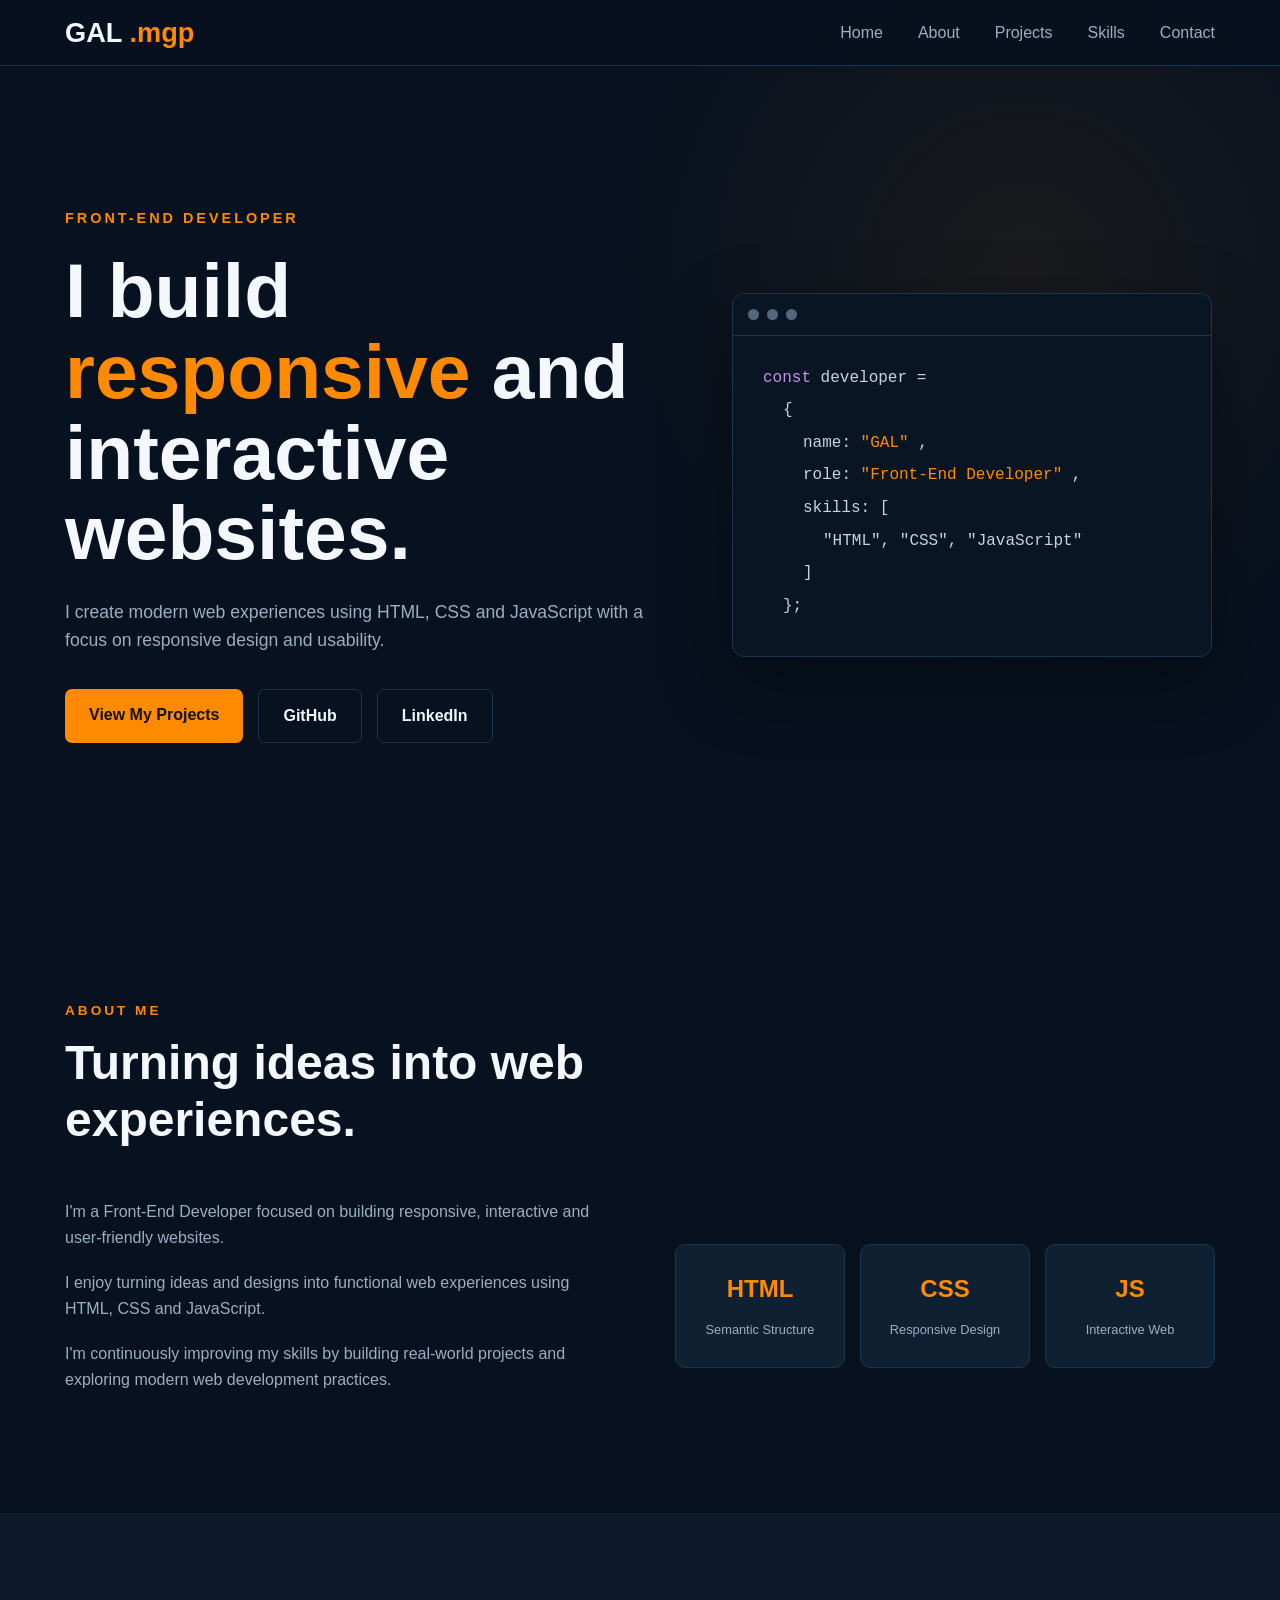
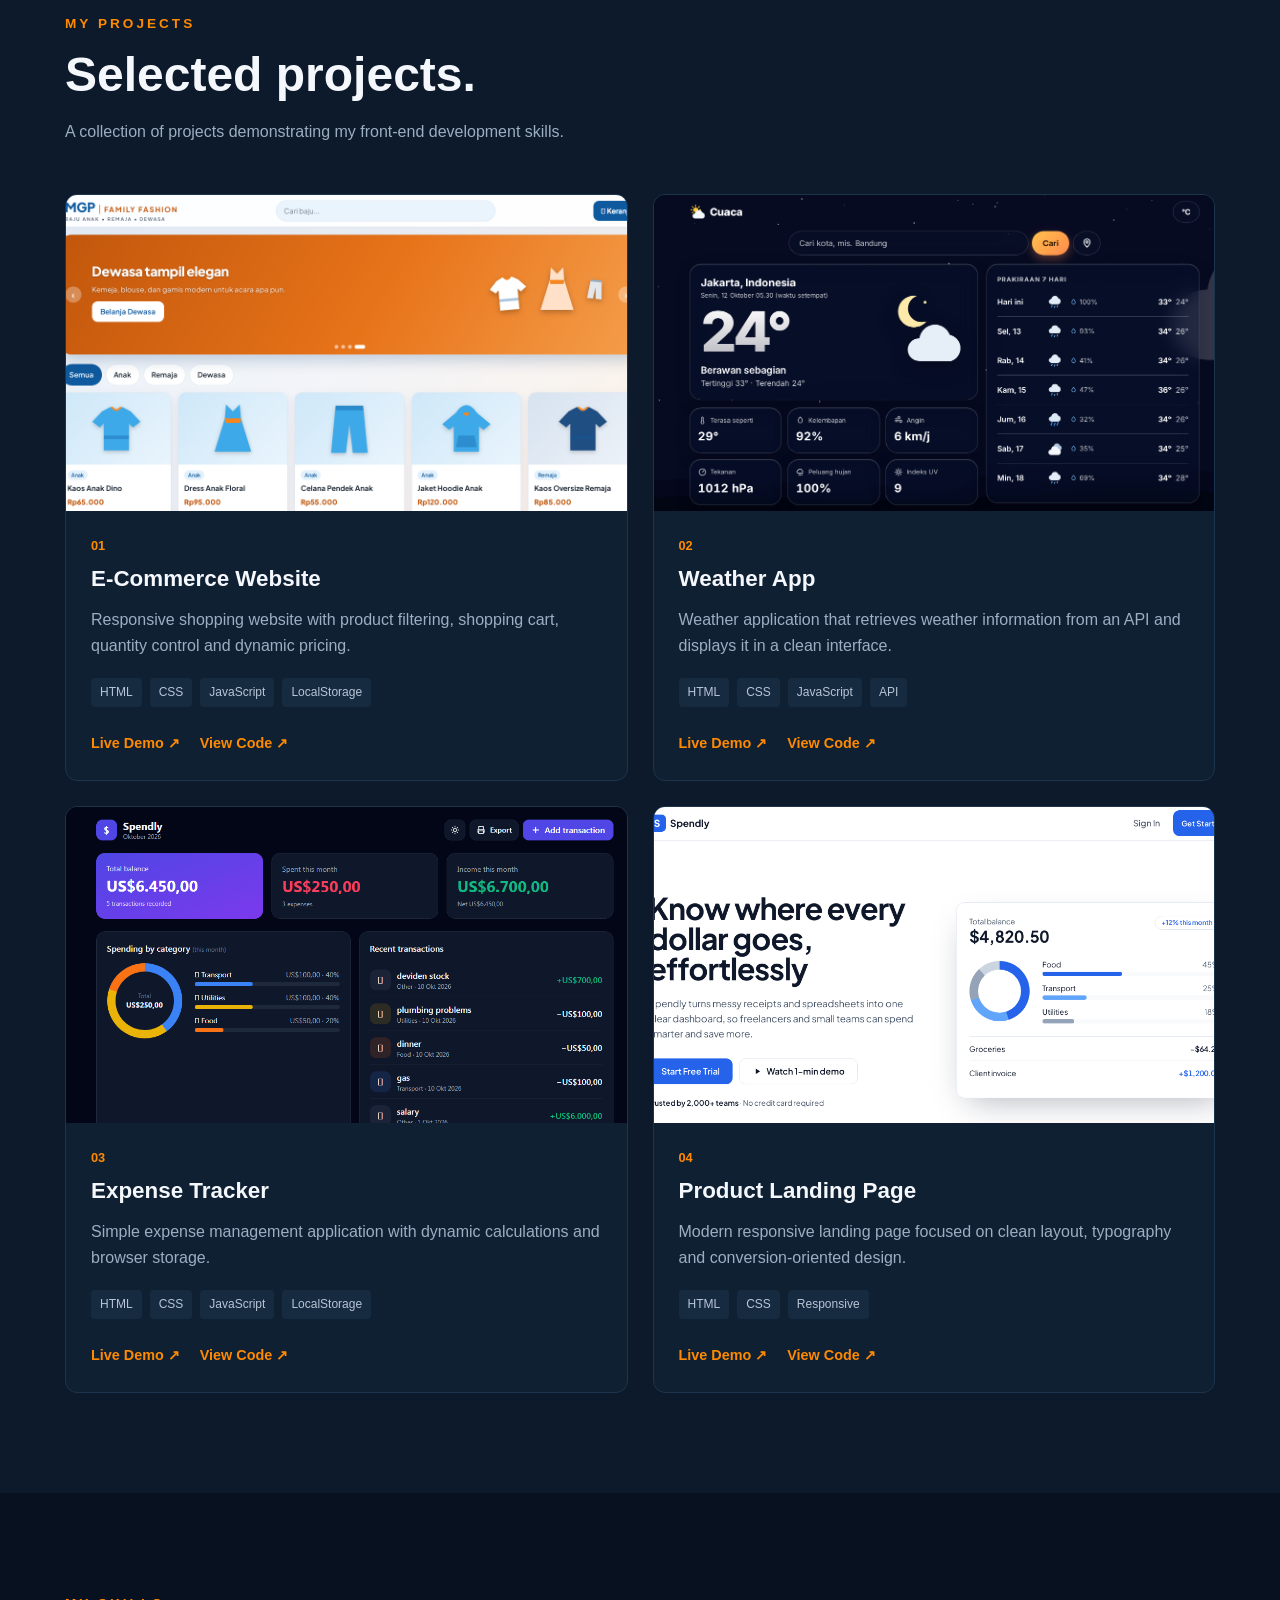
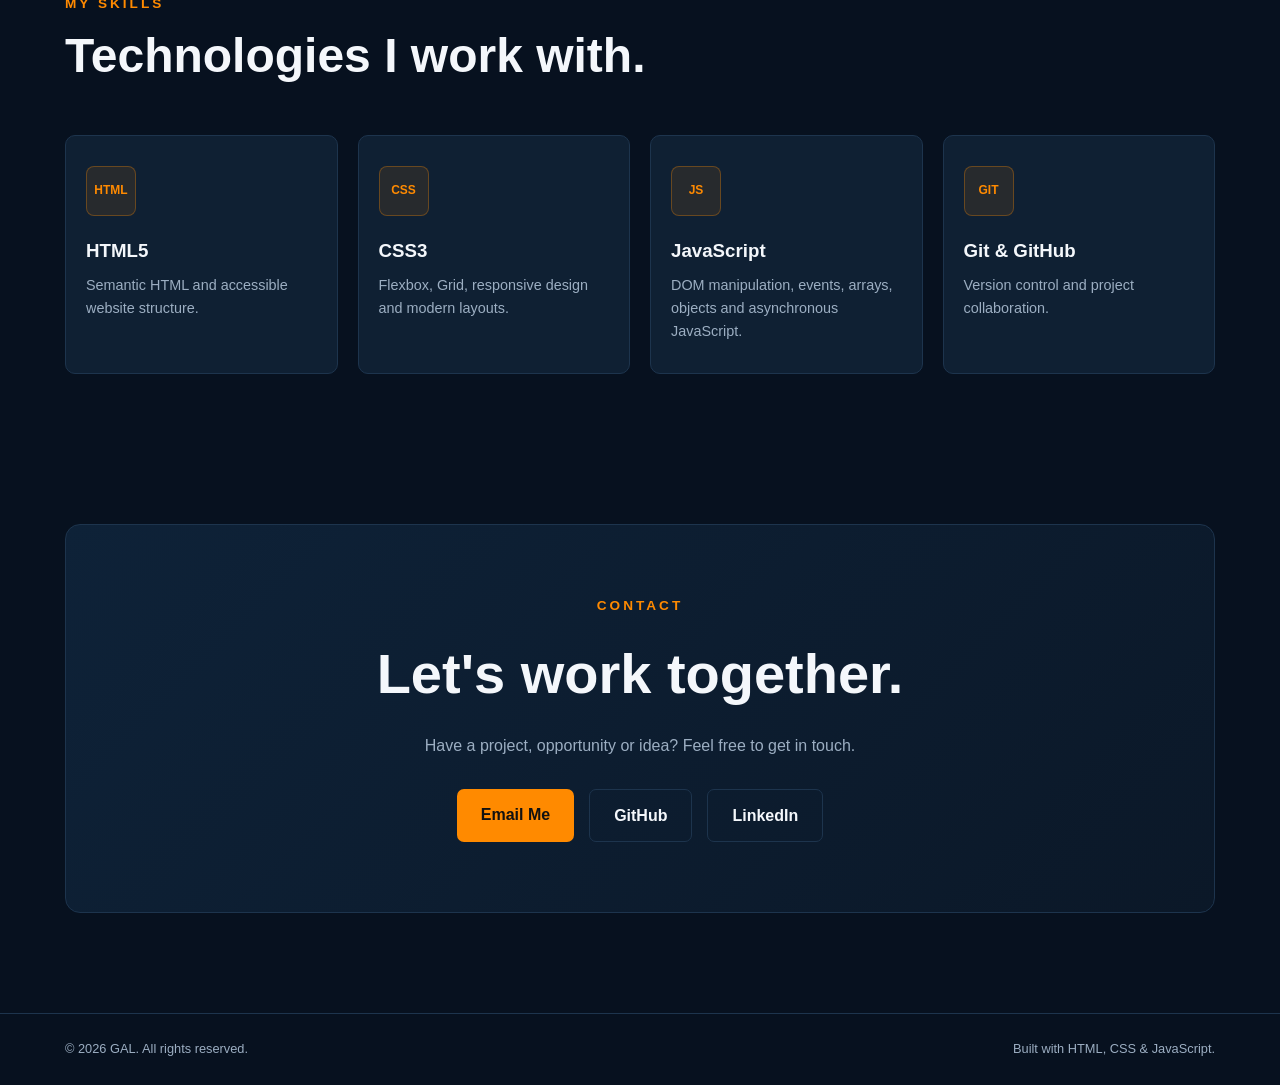
<file: index.html>
<!DOCTYPE html>
<html lang="en">
<head>
    <meta charset="UTF-8">
    <meta name="viewport" content="width=device-width, initial-scale=1.0">

    <meta name="description"
        content="GAL - Front-End Developer Portfolio. Responsive and interactive websites built with HTML, CSS and JavaScript.">

    <title>GAL | Front-End Developer</title>

    <link rel="stylesheet" href="style.css">
</head>

<body>

    <!-- ================= NAVBAR ================= -->

    <header class="header">

        <nav class="navbar container">

            <a href="#home" class="logo">GAL
            <span>.mgp</span>
            </a>

            <button class="menu-btn" id="menu-btn" aria-label="Open menu">
                ☰
            </button>

            <ul class="nav-links" id="nav-links">
                <li><a href="#home">Home</a></li>
                <li><a href="#about">About</a></li>
                <li><a href="#projects">Projects</a></li>
                <li><a href="#skills">Skills</a></li>
                <li><a href="#contact">Contact</a></li>
            </ul>

        </nav>

    </header>


    <main>

        <!-- ================= HERO ================= -->

        <section class="hero" id="home">

            <div class="container hero-content">

                <div class="hero-text">

                    <p class="hero-label">
                        FRONT-END DEVELOPER
                    </p>

                    <h1>
                        I build
                        <span>responsive</span>
                        and interactive websites.
                    </h1>

                    <p class="hero-description">
                        I create modern web experiences using
                        HTML, CSS and JavaScript with a focus on
                        responsive design and usability.
                    </p>

                    <div class="hero-buttons">

                        <a href="#projects" class="btn btn-primary">
                            View My Projects
                        </a>

                        <a href="https://github.com/galihprakosoMGP" 
                           class="btn btn-secondary"
                           target="_blank">
                            GitHub
                        </a>
                        <a href="https://www.linkedin.com/in/galih-prakoso937"
                           class="btn btn-secondary"
                           target="_blank" rel="noopener">
                            LinkedIn
                        </a>

                    </div>

                </div>


                <div class="hero-card">

                    <div class="code-window">

                        <div class="window-top">
                            <span></span>
                            <span></span>
                            <span></span>
                        </div>

                        <div class="code-content">

                            <p>
                                <span class="code-purple">const</span>
                                developer =
                            </p>

                            <p class="indent">
                                {
                            </p>

                            <p class="indent-2">
                                name:
                                <span class="code-orange">
                                    "GAL"
                                </span>,
                            </p>

                            <p class="indent-2">
                                role:
                                <span class="code-orange">
                                    "Front-End Developer"
                                </span>,
                            </p>

                            <p class="indent-2">
                                skills: [
                            </p>

                            <p class="indent-3">
                                "HTML",
                                "CSS",
                                "JavaScript"
                            </p>

                            <p class="indent-2">
                                ]
                            </p>

                            <p class="indent">
                                };
                            </p>

                        </div>

                    </div>

                </div>

            </div>

        </section>


        <!-- ================= ABOUT ================= -->

        <section class="section" id="about">

            <div class="container">

                <div class="section-heading">

                    <p class="section-label">
                        ABOUT ME
                    </p>

                    <h2>
                        Turning ideas into web experiences.
                    </h2>

                </div>


                <div class="about-grid">

                    <div class="about-text">

                        <p>
                            I'm a Front-End Developer focused on
                            building responsive, interactive and
                            user-friendly websites.
                        </p>

                        <p>
                            I enjoy turning ideas and designs into
                            functional web experiences using
                            HTML, CSS and JavaScript.
                        </p>

                        <p>
                            I'm continuously improving my skills by
                            building real-world projects and
                            exploring modern web development practices.
                        </p>

                    </div>


                    <div class="about-highlight">

                        <div class="highlight-box">
                            <strong>HTML</strong>
                            <span>Semantic Structure</span>
                        </div>

                        <div class="highlight-box">
                            <strong>CSS</strong>
                            <span>Responsive Design</span>
                        </div>

                        <div class="highlight-box">
                            <strong>JS</strong>
                            <span>Interactive Web</span>
                        </div>

                    </div>

                </div>

            </div>

        </section>


        <!-- ================= PROJECTS ================= -->

        <section class="section projects-section" id="projects">

            <div class="container">

                <div class="section-heading">

                    <p class="section-label">
                        MY PROJECTS
                    </p>

                    <h2>
                        Selected projects.
                    </h2>

                    <p>
                        A collection of projects demonstrating
                        my front-end development skills.
                    </p>

                </div>


                <div class="projects-grid">


                    <!-- PROJECT 1 -->

                    <article class="project-card">

                        <div class="project-image">
                            <img src="e-commerce/assets/images/e-commerce.png"
                                 alt="E-Commerce Website"
                                 loading="lazy">
                        </div>

                        <div class="project-content">

                            <p class="project-number">
                                01
                            </p>

                            <h3>
                                E-Commerce Website
                            </h3>

                            <p>
                                Responsive shopping website with
                                product filtering, shopping cart,
                                quantity control and dynamic pricing.
                            </p>

                            <div class="tech-list">
                                <span>HTML</span>
                                <span>CSS</span>
                                <span>JavaScript</span>
                                <span>LocalStorage</span>
                            </div>

                            <div class="project-links">

                                <a href="e-commerce/index.html"
                                   target="_blank">
                                    Live Demo ↗
                                </a>

                                <a href="https://github.com/galihprakosoMGP/galihprakosomgp.github.io/tree/main/e-commerce"
                                   target="_blank">
                                    View Code ↗
                                </a>

                            </div>

                        </div>

                    </article>


                    <!-- PROJECT 2 -->

                    <article class="project-card">

                        <div class="project-image">
                            <img src="weather-app/images/weather-app.png"
                                 alt="Weather App"
                                 loading="lazy">
                        </div>

                        <div class="project-content">

                            <p class="project-number">
                                02
                            </p>

                            <h3>
                                Weather App
                            </h3>

                            <p>
                                Weather application that retrieves
                                weather information from an API and
                                displays it in a clean interface.
                            </p>

                            <div class="tech-list">
                                <span>HTML</span>
                                <span>CSS</span>
                                <span>JavaScript</span>
                                <span>API</span>
                            </div>

                            <div class="project-links">

                                <a href="weather-app/index.html" target="_blank">
                                    Live Demo ↗
                                </a>

                                <a href="https://github.com/galihprakosoMGP/galihprakosomgp.github.io/tree/main/weather-app" target="_blank">
                                    View Code ↗
                                </a>

                            </div>

                        </div>

                    </article>


                    <!-- PROJECT 3 -->

                    <article class="project-card">

                        <div class="project-image">
                            <img src="expense-tracker/images/expense-tracker.png"
                                 alt="Expense Tracker"
                                 loading="lazy">
                        </div>

                        <div class="project-content">

                            <p class="project-number">
                                03
                            </p>

                            <h3>
                                Expense Tracker
                            </h3>

                            <p>
                                Simple expense management application
                                with dynamic calculations and browser
                                storage.
                            </p>

                            <div class="tech-list">
                                <span>HTML</span>
                                <span>CSS</span>
                                <span>JavaScript</span>
                                <span>LocalStorage</span>
                            </div>

                            <div class="project-links">

                                <a href="expense-tracker/index.html" target="_blank">
                                    Live Demo ↗
                                </a>

                                <a href="https://github.com/galihprakosoMGP/galihprakosomgp.github.io/tree/main/expense-tracker" target="_blank">
                                    View Code ↗
                                </a>

                            </div>

                        </div>

                    </article>


                    <!-- PROJECT 4 -->

                    <article class="project-card">

                        <div class="project-image">
                            <img src="landing-page/landing-page.png"
                                 alt="Landing Page"
                                 loading="lazy">
                        </div>

                        <div class="project-content">

                            <p class="project-number">
                                04
                            </p>

                            <h3>
                                Product Landing Page
                            </h3>

                            <p>
                                Modern responsive landing page focused
                                on clean layout, typography and
                                conversion-oriented design.
                            </p>

                            <div class="tech-list">
                                <span>HTML</span>
                                <span>CSS</span>
                                <span>Responsive</span>
                            </div>

                            <div class="project-links">

                                <a href="landing-page/index.html" target="_blank">
                                    Live Demo ↗
                                </a>

                                <a href="https://github.com/galihprakosoMGP/galihprakosomgp.github.io/tree/main/landing-page" target="_blank">
                                    View Code ↗
                                </a>

                            </div>

                        </div>

                    </article>

                </div>

            </div>

        </section>


        <!-- ================= SKILLS ================= -->

        <section class="section" id="skills">

            <div class="container">

                <div class="section-heading">

                    <p class="section-label">
                        MY SKILLS
                    </p>

                    <h2>
                        Technologies I work with.
                    </h2>

                </div>


                <div class="skills-grid">

                    <div class="skill-card">

                        <div class="skill-icon">
                            HTML
                        </div>

                        <h3>HTML5</h3>

                        <p>
                            Semantic HTML and accessible
                            website structure.
                        </p>

                    </div>


                    <div class="skill-card">

                        <div class="skill-icon">
                            CSS
                        </div>

                        <h3>CSS3</h3>

                        <p>
                            Flexbox, Grid, responsive design
                            and modern layouts.
                        </p>

                    </div>


                    <div class="skill-card">

                        <div class="skill-icon">
                            JS
                        </div>

                        <h3>JavaScript</h3>

                        <p>
                            DOM manipulation, events, arrays,
                            objects and asynchronous JavaScript.
                        </p>

                    </div>


                    <div class="skill-card">

                        <div class="skill-icon">
                            GIT
                        </div>

                        <h3>Git & GitHub</h3>

                        <p>
                            Version control and project
                            collaboration.
                        </p>

                    </div>

                </div>

            </div>

        </section>


        <!-- ================= CONTACT ================= -->

        <section class="section contact-section" id="contact">

            <div class="container">

                <div class="contact-box">

                    <p class="section-label">
                        CONTACT
                    </p>

                    <h2>
                        Let's work together.
                    </h2>

                    <p>
                        Have a project, opportunity or idea?
                        Feel free to get in touch.
                    </p>

                    <div class="contact-buttons">

                        <a href="mailto:galihprakoso937@yahoo.co.id"
                           class="btn btn-primary">
                            Email Me
                        </a>

                        <a href="https://github.com/galihprakosoMGP"
                           class="btn btn-secondary"
                           target="_blank">
                            GitHub
                        </a>
                        <a href="https://www.linkedin.com/in/galih-prakoso937"
                           class="btn btn-secondary"
                           target="_blank" rel="noopener">
                            LinkedIn
                        </a>
                    </div>

                </div>

            </div>

        </section>

    </main>


    <!-- ================= FOOTER ================= -->

    <footer class="footer">

        <div class="container footer-content">

            <p>
                © 2026 GAL. All rights reserved.
            </p>

            <p>
                Built with HTML, CSS & JavaScript.
            </p>

        </div>

    </footer>


    <script src="script.js"></script>

</body>
</html>
</file>
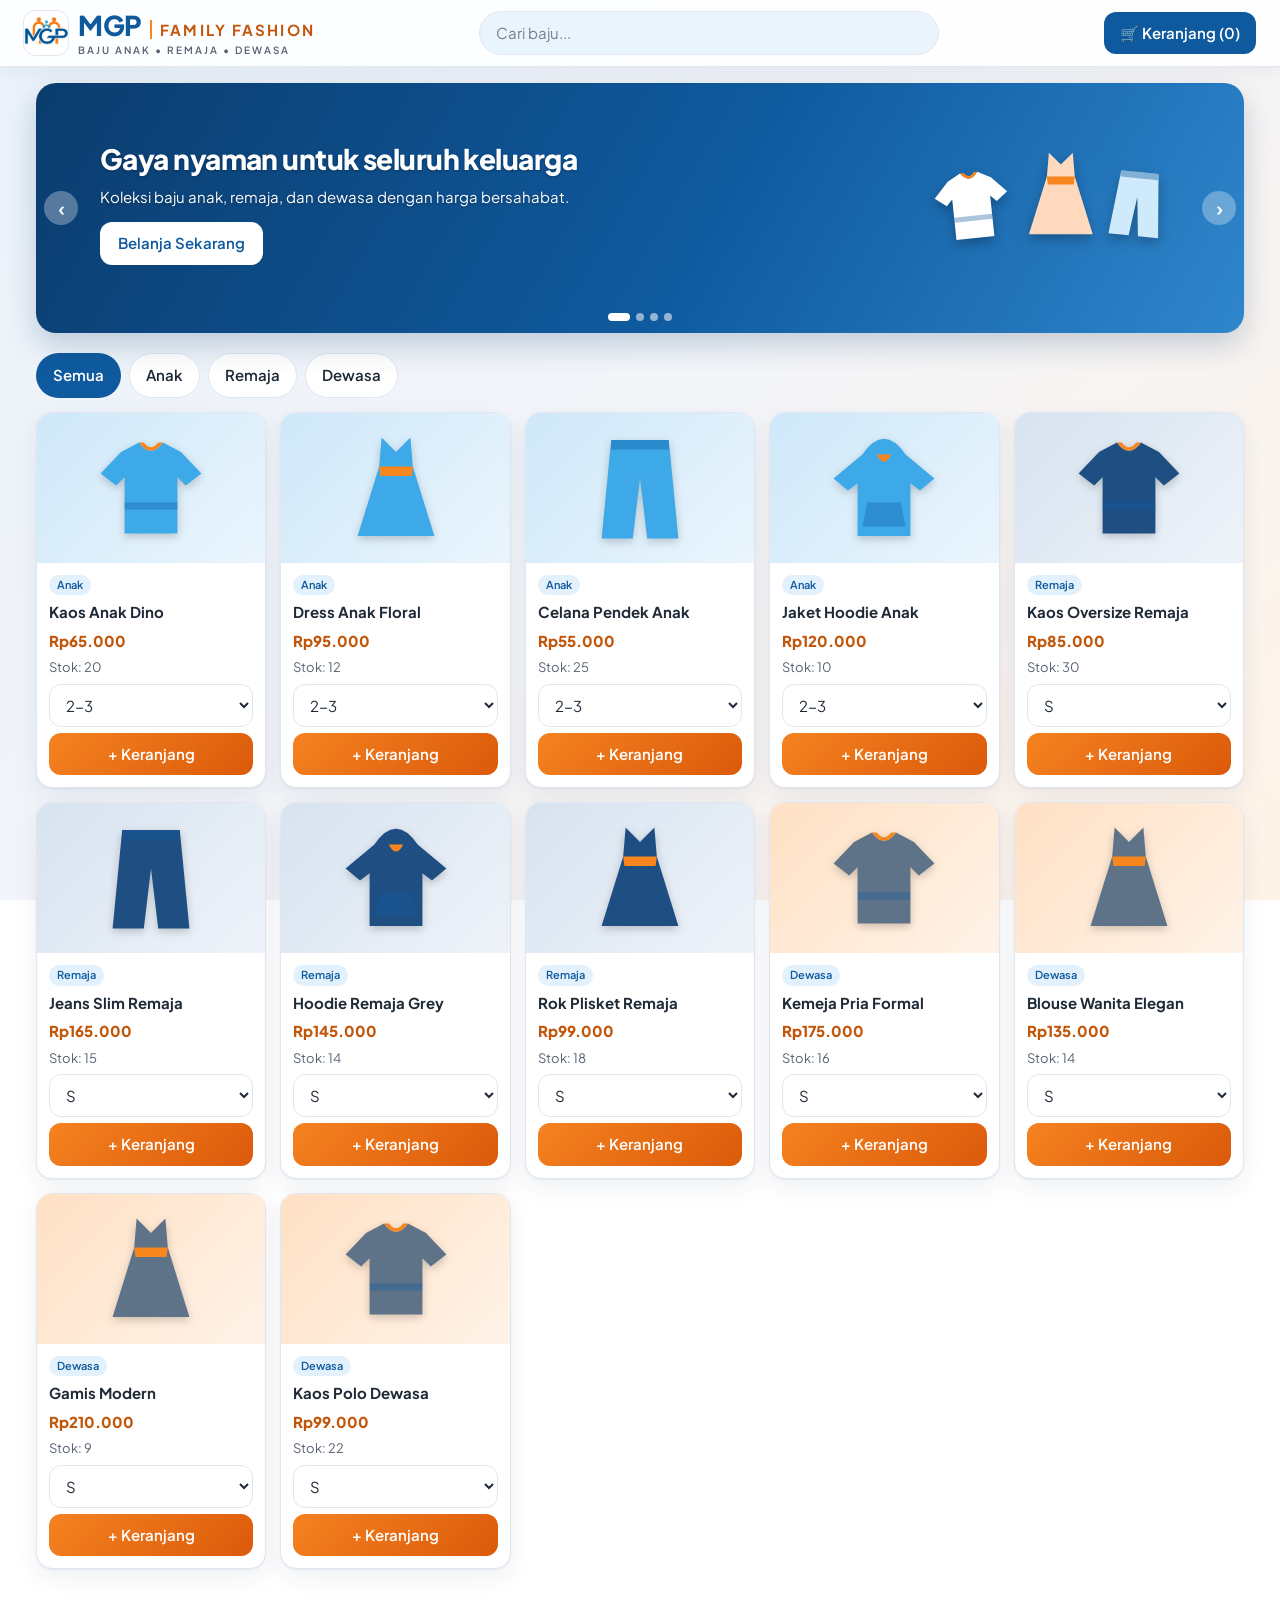
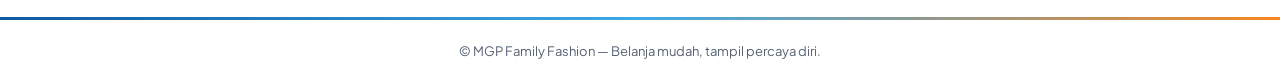
<file: e-commerce/index.html>
<!doctype html>
<html lang="id"><head><meta charset="utf-8">
<meta name="viewport" content="width=device-width, initial-scale=1, viewport-fit=cover">
<title>MGP Family Fashion</title>
<link rel="icon" href="assets/icons/logo1.jpg" type="image/jpeg">
<meta name="theme-color" content="#0F5A9E">
<link rel="preconnect" href="https://fonts.googleapis.com"><link rel="preconnect" href="https://fonts.gstatic.com" crossorigin>
<link rel="stylesheet" href="https://fonts.googleapis.com/css2?family=Plus+Jakarta+Sans:wght@400;500;600;700;800&display=swap">
<link rel="stylesheet" href="css/variables.css">
<link rel="stylesheet" href="css/base.css">
<link rel="stylesheet" href="css/buttons.css">
<link rel="stylesheet" href="css/header.css">
<link rel="stylesheet" href="css/slider.css">
<link rel="stylesheet" href="css/products.css">
<link rel="stylesheet" href="css/modal.css">
<link rel="stylesheet" href="css/interactions.css">
<link rel="stylesheet" href="css/responsive.css">
</head>
<body>
<header>
 <div class="brand" onclick="logoTap()">
  <img class="logo" src="assets/images/logo1.jpg" width="44" height="44" alt="Logo MGP Family Fashion">
  <span class="wm"><b>MGP</b> <em>Family Fashion</em><small>BAJU ANAK • REMAJA • DEWASA</small></span>
 </div>
 <input class="search" id="q" placeholder="Cari baju..." oninput="q=this.value;shop()">
 <div class="act"><button class="blu" onclick="showCart()">🛒 <span class="lb">Keranjang </span>(<span id="cc">0</span>)</button>
 <button class="gry" id="ob" style="display:none" onclick="showAdmin()">Owner</button></div>
</header>
<main>
 <div class="slider" id="sl"></div>
 <div class="chips" id="chips"></div>
 <div class="grid" id="grid"></div>
</main>
<footer>© MGP Family Fashion — Belanja mudah, tampil percaya diri.</footer>
<div id="toast"></div>
<div id="modal" onclick="if(event.target===this)closeM()"><div class="box" id="mb"></div></div>
<script src="js/utils.js"></script>
<script src="js/config.js"></script>
<script src="js/store.js"></script>
<script src="js/products.js"></script>
<script src="js/modal.js"></script>
<script src="js/cart.js"></script>
<script src="js/checkout.js"></script>
<script src="js/detail.js"></script>
<script src="js/admin.js"></script>
<script src="js/slider.js"></script>
<script src="js/app.js"></script>
</body></html>
</file>
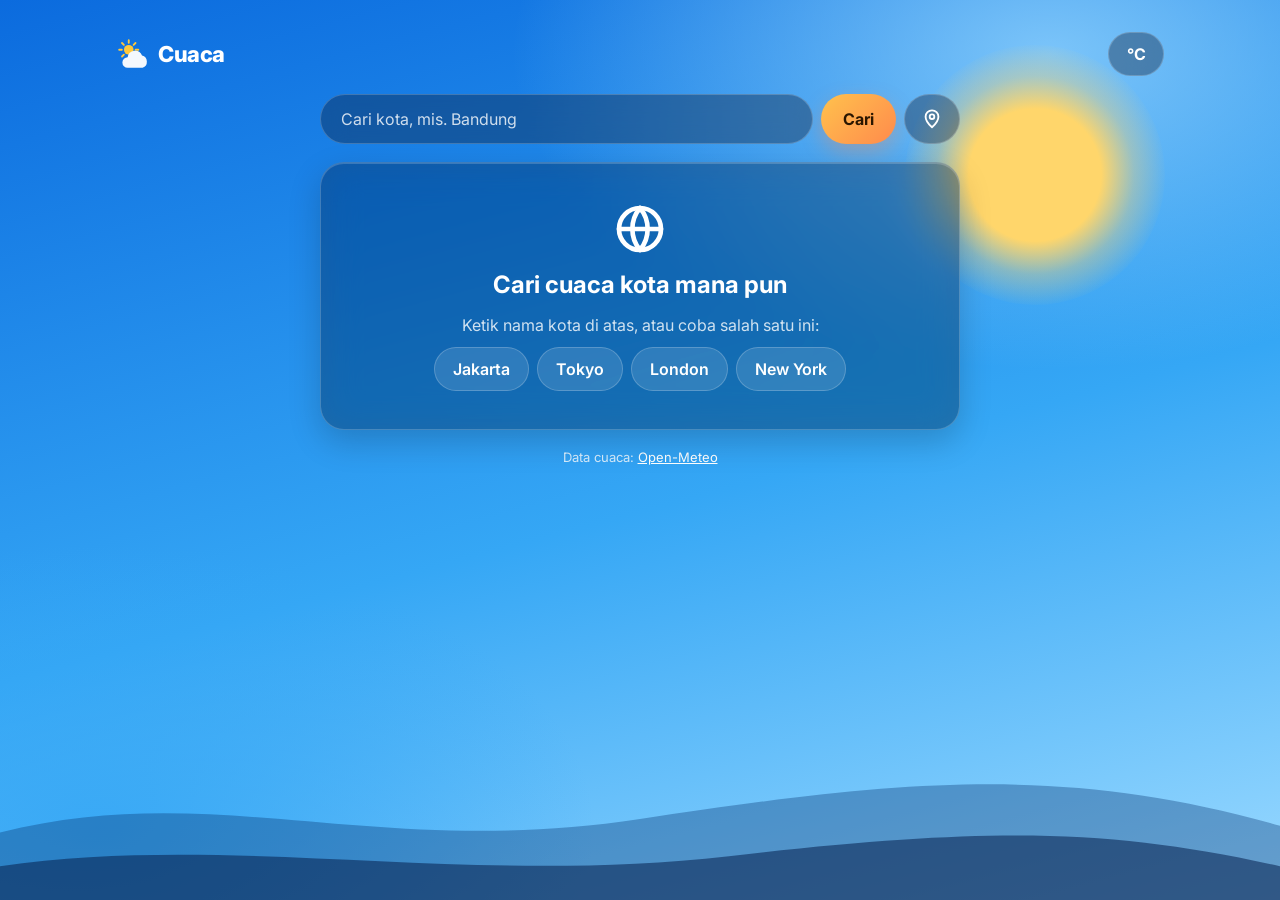
<file: weather-app/index.html>
<!doctype html>
<html lang="id">
<head>
  <meta charset="utf-8">
  <meta name="viewport" content="width=device-width, initial-scale=1, viewport-fit=cover">
  <title>Cuaca – Prakiraan Cuaca Sederhana</title>
  <meta name="description" content="Cek cuaca saat ini dan prakiraan 7 hari untuk kota mana pun.">
  <link rel="preconnect" href="https://fonts.googleapis.com">
  <link rel="preconnect" href="https://fonts.gstatic.com" crossorigin>
  <link rel="stylesheet" href="https://fonts.googleapis.com/css2?family=Inter:wght@400;500;600;700;800&display=swap">
  <link rel="stylesheet" href="css/theme.css">
  <link rel="stylesheet" href="css/scene.css">
  <link rel="stylesheet" href="css/style.css">
</head>
<body data-sky="clear">
<!-- Latar artistik (hiasan): lihat css/scene.css -->
<svg width="0" height="0" style="position:absolute" aria-hidden="true"><symbol id="cloudShape" viewBox="8 8 52 42"><path d="M18 46a10 10 0 0 1 0-20 14 14 0 0 1 27-3 12 12 0 0 1 1 23z"/></symbol></svg>
<div class="scene" aria-hidden="true">
  <div class="orb"></div>
  <div id="stars" class="stars layer"></div>
  <svg class="cloud c1"><use href="#cloudShape"/></svg>
  <svg class="cloud c2"><use href="#cloudShape"/></svg>
  <svg class="cloud c3"><use href="#cloudShape"/></svg>
  <div class="fog layer"></div>
  <div class="rain layer r1"></div><div class="rain layer r2"></div>
  <div class="snow layer s1"></div><div class="snow layer s2"></div>
  <div class="flash layer"></div>
  <svg class="hills" viewBox="0 0 1440 320" preserveAspectRatio="none"><path class="h1" d="M0 220C240 140 420 260 720 200S1200 120 1440 210V320H0z"/><path class="h2" d="M0 270C260 220 520 300 820 255S1250 215 1440 270V320H0z"/></svg>
</div>
<main class="app">

  <!-- Bar atas: judul + tombol ganti satuan -->
  <header class="top">
    <h1 class="logo"><span class="logo-ico" data-wicon="partly"></span> Cuaca</h1>
    <button id="unitBtn" class="pill" type="button" aria-label="Ganti satuan suhu">°C</button>
  </header>

  <!-- Pencarian kota -->
  <form id="searchForm" class="search" role="search" autocomplete="off">
    <label for="q" class="sr-only">Cari kota</label>
    <input id="q" type="search" placeholder="Cari kota, mis. Bandung" maxlength="60">
    <button class="btn" type="submit">Cari</button>
    <button id="geoBtn" class="btn ghost" type="button" aria-label="Gunakan lokasi saya" title="Gunakan lokasi saya"><span data-icon="pin"></span></button>
    <ul id="suggest" class="suggest" hidden></ul>
  </form>

  <p id="demoBadge" class="demo" hidden>Mode demo · data contoh, bukan cuaca sungguhan</p>

  <!-- Pembaca layar: pengumuman status -->
  <p id="status" class="sr-only" role="status" aria-live="polite"></p>

  <!-- 1. Tampilan awal -->
  <section id="welcome" class="card center">
    <div class="big-ico" data-icon="globe"></div>
    <h2>Cari cuaca kota mana pun</h2>
    <p class="muted">Ketik nama kota di atas, atau coba salah satu ini:</p>
    <div class="chips" id="chips"></div>
  </section>

  <!-- 2. Memuat -->
  <section id="loading" class="card center" hidden>
    <div class="spinner" aria-hidden="true"></div>
    <p class="muted">Memuat data cuaca…</p>
  </section>

  <!-- 3. Error -->
  <section id="error" class="card center" hidden>
    <div class="big-ico" data-icon="alert"></div>
    <p id="errMsg"></p>
    <button id="retryBtn" class="btn" type="button">Coba lagi</button>
  </section>

  <!-- 4. Hasil cuaca -->
  <section id="weather" hidden>
    <article class="card now" aria-label="Cuaca saat ini">
      <div>
        <h2 id="place" class="place"></h2>
        <p id="date" class="muted small"></p>
        <p id="temp" class="temp"></p>
        <p id="cond" class="cond"></p>
        <p id="hilo" class="muted"></p>
      </div>
      <div id="icon" class="icon" aria-hidden="true"></div>
    </article>

    <dl class="stats">
      <div class="card"><dt><span data-icon="feels"></span>Terasa seperti</dt><dd id="sFeels">–</dd></div>
      <div class="card"><dt><span data-icon="humidity"></span>Kelembapan</dt><dd id="sHumidity">–</dd></div>
      <div class="card"><dt><span data-icon="wind"></span>Angin</dt><dd id="sWind">–</dd></div>
      <div class="card"><dt><span data-icon="pressure"></span>Tekanan</dt><dd id="sPressure">–</dd></div>
      <div class="card"><dt><span data-icon="rain"></span>Peluang hujan</dt><dd id="sRain">–</dd></div>
      <div class="card"><dt><span data-icon="uv"></span>Indeks UV</dt><dd id="sUv">–</dd></div>
    </dl>

    <section class="card daily-card" aria-label="Prakiraan 7 hari">
      <h2 class="section-title">Prakiraan 7 hari</h2>
      <ul id="daily" class="daily"></ul>
    </section>
  </section>

  <footer class="foot">Data cuaca: <a href="https://open-meteo.com/" target="_blank" rel="noopener">Open-Meteo</a></footer>
</main>

<!-- Urutan penting: config -> icons -> codes -> demo -> api -> ui -> app -->
<script src="js/config.js"></script>
<script src="js/icons.js"></script>
<script src="js/codes.js"></script>
<script src="js/demo.js"></script>
<script src="js/api.js"></script>
<script src="js/ui.js"></script>
<script src="js/app.js"></script>
</body>
</html>
</file>
<file: style.css>
/* =========================================
   RESET
========================================= */

* {
    margin: 0;
    padding: 0;
    box-sizing: border-box;
}

html {
    scroll-behavior: smooth;
}

body {
    font-family: Arial, Helvetica, sans-serif;
    background: #07111f;
    color: #f4f7fb;
    line-height: 1.6;
}

a {
    text-decoration: none;
    color: inherit;
}

img {
    width: 100%;
    display: block;
}

button {
    font: inherit;
}


/* =========================================
   VARIABLES
========================================= */

:root {
    --bg: #07111f;
    --bg-light: #0c1a2b;
    --card: #0f2033;
    --border: #1d344d;

    --text: #f4f7fb;
    --text-muted: #9caec2;

    --orange: #ff8a00;
    --orange-light: #ffad42;

    --max-width: 1150px;
}


/* =========================================
   GENERAL
========================================= */

.container {
    width: min(90%, var(--max-width));
    margin-inline: auto;
}

.section {
    padding: 100px 0;
}

.section-heading {
    max-width: 700px;
    margin-bottom: 50px;
}

.section-heading h2 {
    font-size: clamp(2rem, 4vw, 3rem);
    line-height: 1.2;
    margin-bottom: 15px;
}

.section-heading > p:last-child {
    color: var(--text-muted);
}

.section-label {
    color: var(--orange);
    font-size: 0.85rem;
    font-weight: bold;
    letter-spacing: 3px;
    margin-bottom: 12px;
}


/* =========================================
   NAVBAR
========================================= */

.header {
    position: fixed;
    top: 0;
    left: 0;
    width: 100%;
    z-index: 1000;

    background: rgba(7, 17, 31, 0.9);
    backdrop-filter: blur(10px);

    border-bottom: 1px solid var(--border);
}

.navbar {
    min-height: 65px;

    display: flex;
    align-items: center;
    justify-content: space-between;
}

.logo {
    
    font-size: 1.7rem;
    font-weight: 800;
}

.logo span {
    color: var(--orange);
}

.nav-links {
    display: flex;
    list-style: none;
    gap: 35px;
}

.nav-links a {
    color: var(--text-muted);
    transition: 0.3s;
}

.nav-links a:hover {
    color: var(--orange);
}

.menu-btn {
    display: none;

    background: transparent;
    color: white;
    border: none;

    font-size: 1.7rem;
    cursor: pointer;
}


/* =========================================
   HERO
========================================= */

.hero {
    min-height: 100vh;

    display: flex;
    align-items: center;

    padding: 130px 0 80px;

    background:
        radial-gradient(
            circle at 80% 30%,
            rgba(255, 138, 0, 0.08),
            transparent 35%
        );
}

.hero-content {
    display: grid;
    grid-template-columns: 1.1fr 0.9fr;
    gap: 70px;
    align-items: center;
}

.hero-label {
    color: var(--orange);
    font-size: 0.9rem;
    font-weight: bold;
    letter-spacing: 3px;
    margin-bottom: 20px;
}

.hero h1 {
    font-size: clamp(2.8rem, 6vw, 5.2rem);
    line-height: 1.05;
    margin-bottom: 25px;
}

.hero h1 span {
    color: var(--orange);
}

.hero-description {
    max-width: 600px;

    color: var(--text-muted);

    font-size: 1.1rem;

    margin-bottom: 35px;
}

.hero-buttons {
    display: flex;
    gap: 15px;
    flex-wrap: wrap;
}


/* =========================================
   BUTTONS
========================================= */

.btn {
    display: inline-block;

    padding: 13px 24px;

    border-radius: 7px;

    font-weight: bold;

    transition: 0.3s;
}

.btn-primary {
    background: var(--orange);
    color: #111;
}

.btn-primary:hover {
    background: var(--orange-light);
    transform: translateY(-2px);
}

.btn-secondary {
    border: 1px solid var(--border);
    color: var(--text);
}

.btn-secondary:hover {
    border-color: var(--orange);
    color: var(--orange);
}


/* =========================================
   CODE WINDOW
========================================= */

.hero-card {
    display: flex;
    justify-content: center;
}

.code-window {
    width: 100%;
    max-width: 480px;

    background: #091522;

    border: 1px solid var(--border);
    border-radius: 12px;

    overflow: hidden;

    box-shadow:
        0 25px 70px rgba(0, 0, 0, 0.35);
}

.window-top {
    display: flex;
    gap: 8px;

    padding: 15px;

    border-bottom: 1px solid var(--border);
}

.window-top span {
    width: 11px;
    height: 11px;

    border-radius: 50%;

    background: #52667c;
}

.code-content {
    padding: 30px;

    font-family: "Courier New", monospace;

    color: #c7d3e0;
}

.code-content p {
    margin-bottom: 7px;
}

.indent {
    padding-left: 20px;
}

.indent-2 {
    padding-left: 40px;
}

.indent-3 {
    padding-left: 60px;
}

.code-purple {
    color: #c792ea;
}

.code-orange {
    color: var(--orange);
}


/* =========================================
   ABOUT
========================================= */

.about-grid {
    display: grid;

    grid-template-columns: 1fr 1fr;

    gap: 70px;

    align-items: center;
}

.about-text p {
    color: var(--text-muted);
    margin-bottom: 20px;
}

.about-highlight {
    display: grid;

    grid-template-columns: repeat(3, 1fr);

    gap: 15px;
}

.highlight-box {
    padding: 25px 15px;

    background: var(--card);

    border: 1px solid var(--border);

    border-radius: 10px;

    text-align: center;
}

.highlight-box strong {
    display: block;

    font-size: 1.5rem;

    color: var(--orange);

    margin-bottom: 8px;
}

.highlight-box span {
    color: var(--text-muted);
    font-size: 0.8rem;
}


/* =========================================
   PROJECTS
========================================= */

.projects-section {
    background: var(--bg-light);
}

.projects-grid {
    display: grid;

    grid-template-columns: repeat(2, 1fr);

    gap: 25px;
}

.project-card {
    background: var(--card);

    border: 1px solid var(--border);

    border-radius: 12px;

    overflow: hidden;

    transition: 0.3s;
}

.project-card:hover {
    transform: translateY(-5px);

    border-color: rgba(255, 138, 0, 0.5);
}

.project-image {
    aspect-ratio: 16 / 9;

    background: #14263b;

    overflow: hidden;
}

.project-image img {
    width: 100%;
    height: 100%;

    object-fit: cover;

    transition: 0.4s;
}

.project-card:hover .project-image img {
    transform: scale(1.04);
}

.project-content {
    padding: 25px;
}

.project-number {
    color: var(--orange);

    font-size: 0.8rem;
    font-weight: bold;

    margin-bottom: 5px;
}

.project-content h3 {
    font-size: 1.4rem;

    margin-bottom: 10px;
}

.project-content > p:not(.project-number) {
    color: var(--text-muted);

    margin-bottom: 20px;
}

.tech-list {
    display: flex;

    gap: 8px;

    flex-wrap: wrap;

    margin-bottom: 25px;
}

.tech-list span {
    padding: 5px 9px;

    border-radius: 4px;

    background: #162a40;

    color: #b7c6d6;

    font-size: 0.75rem;
}

.project-links {
    display: flex;

    gap: 20px;
}

.project-links a {
    color: var(--orange);

    font-weight: bold;

    font-size: 0.9rem;
}

.project-links a:hover {
    color: white;
}


/* =========================================
   SKILLS
========================================= */

.skills-grid {
    display: grid;

    grid-template-columns: repeat(4, 1fr);

    gap: 20px;
}

.skill-card {
    padding: 30px 20px;

    background: var(--card);

    border: 1px solid var(--border);

    border-radius: 10px;

    transition: 0.3s;
}

.skill-card:hover {
    transform: translateY(-4px);

    border-color: var(--orange);
}

.skill-icon {
    width: 50px;
    height: 50px;

    display: grid;
    place-items: center;

    margin-bottom: 20px;

    background: rgba(255, 138, 0, 0.1);

    border: 1px solid rgba(255, 138, 0, 0.3);

    border-radius: 8px;

    color: var(--orange);

    font-size: 0.75rem;
    font-weight: bold;
}

.skill-card h3 {
    margin-bottom: 8px;
}

.skill-card p {
    color: var(--text-muted);

    font-size: 0.9rem;
}


/* =========================================
   CONTACT
========================================= */

.contact-section {
    padding-top: 50px;
}

.contact-box {
    padding: 70px 30px;

    text-align: center;

    background:
        linear-gradient(
            135deg,
            #0e2238,
            #0b1828
        );

    border: 1px solid var(--border);

    border-radius: 15px;
}

.contact-box h2 {
    font-size: clamp(2rem, 5vw, 3.5rem);

    margin-bottom: 15px;
}

.contact-box > p:not(.section-label) {
    max-width: 550px;

    margin: 0 auto 30px;

    color: var(--text-muted);
}

.contact-buttons {
    display: flex;

    justify-content: center;

    gap: 15px;

    flex-wrap: wrap;
}


/* =========================================
   FOOTER
========================================= */

.footer {
    border-top: 1px solid var(--border);

    padding: 25px 0;
}

.footer-content {
    display: flex;

    justify-content: space-between;

    gap: 20px;

    color: var(--text-muted);

    font-size: 0.8rem;
}


/* =========================================
   RESPONSIVE
========================================= */

@media (max-width: 900px) {

    .hero-content {
        grid-template-columns: 1fr;

        gap: 50px;
    }

    .hero-card {
        justify-content: flex-start;
    }

    .about-grid {
        grid-template-columns: 1fr;

        gap: 40px;
    }

    .skills-grid {
        grid-template-columns: repeat(2, 1fr);
    }

}


@media (max-width: 700px) {

    .menu-btn {
        display: block;
    }

    .nav-links {
        position: absolute;

        top: 75px;
        left: 0;

        width: 100%;

        padding: 25px;

        flex-direction: column;

        gap: 20px;

        background: var(--bg);

        border-bottom: 1px solid var(--border);

        display: none;
    }

    .nav-links.active {
        display: flex;
    }

    .projects-grid {
        grid-template-columns: 1fr;
    }

    .about-highlight {
        grid-template-columns: 1fr;
    }

    .footer-content {
        flex-direction: column;

        text-align: center;
    }

}


@media (max-width: 500px) {

    .section {
        padding: 75px 0;
    }

    .hero h1 {
        font-size: 2.7rem;
    }

    .skills-grid {
        grid-template-columns: 1fr;
    }

    .code-content {
        padding: 20px;

        font-size: 0.75rem;
    }

}
</file>
<file: e-commerce/css/variables.css>
/* Token warna, font & tema (terang/gelap) — ubah tampilan toko dari sini */
:root{--font:'Plus Jakarta Sans',system-ui,-apple-system,'Segoe UI',Roboto,sans-serif;
  /* Palet merek (dari logo): biru tua, biru muda, oranye */
  --brand:#0F5A9E;--brand-solid:#0F5A9E;--brand-2:#3DA9E8;--accent:#F7861E;
  /* Latar halaman: gradasi biru muda > abu > krem hangat (bukan putih polos) */
  --bg:#EAF2FA;--bg3:#F3F5F9;--bg2:#FFF3E7;--hdbg:rgba(255,255,255,.88);
  --card:#fff;--tx:#1F2A37;--mut:#566273;--bd:#E0E7F0;--soft:#EAF4FC;
  --prc:#C2570C;--tagbg:#E3F1FC;--tagtx:#0F5A9E;
  --shadow:0 1px 2px rgba(15,40,80,.06),0 8px 24px rgba(15,40,80,.07);
  --shadow-hover:0 2px 4px rgba(15,40,80,.08),0 16px 32px rgba(15,60,110,.16);
  --radius:16px;
  box-sizing:border-box;padding-top:env(safe-area-inset-top,0px);padding-bottom:env(safe-area-inset-bottom,0px)}
@media(prefers-color-scheme:dark){:root:not([data-theme="light"]){--bg:#0B1522;--bg3:#0F1D30;--bg2:#17130F;--hdbg:rgba(14,26,42,.88);--card:#14202F;--tx:#E6EDF5;--mut:#9FB0C3;--bd:#24364B;--soft:#12263A;--prc:#FFA45C;--tagbg:#12304F;--tagtx:#8CCBF5;--brand:#5BB0EB;--brand-solid:#1670BA;--shadow:0 1px 2px rgba(0,0,0,.3),0 8px 24px rgba(0,0,0,.25);--shadow-hover:0 2px 4px rgba(0,0,0,.3),0 16px 32px rgba(0,0,0,.4)}}
:root[data-theme="dark"]{--bg:#0B1522;--bg3:#0F1D30;--bg2:#17130F;--hdbg:rgba(14,26,42,.88);--card:#14202F;--tx:#E6EDF5;--mut:#9FB0C3;--bd:#24364B;--soft:#12263A;--prc:#FFA45C;--tagbg:#12304F;--tagtx:#8CCBF5;--brand:#5BB0EB;--brand-solid:#1670BA;--shadow:0 1px 2px rgba(0,0,0,.3),0 8px 24px rgba(0,0,0,.25);--shadow-hover:0 2px 4px rgba(0,0,0,.3),0 16px 32px rgba(0,0,0,.4)}
</file>
<file: e-commerce/css/base.css>
/* Reset, latar halaman, form, layout utama, footer */
*{box-sizing:border-box}html{scroll-padding-top:env(safe-area-inset-top,0px)}
body{margin:0;background:var(--bg);background:linear-gradient(135deg,var(--bg),var(--bg3) 50%,var(--bg2)) fixed;min-height:100vh;color:var(--tx);font-family:var(--font);font-size:15px;line-height:1.5;-webkit-font-smoothing:antialiased}
h1,h2,h3{letter-spacing:-.015em}
input,select,textarea{width:100%;padding:10px 12px;border:1px solid var(--bd);border-radius:12px;background:var(--card);color:var(--tx);font:inherit;transition:border-color .18s,box-shadow .18s}
input:focus,select:focus,textarea:focus{outline:0;border-color:var(--brand);box-shadow:0 0 0 3px color-mix(in srgb,var(--brand) 22%,transparent)}
main{max-width:1240px;margin:auto;padding:0 16px 48px}
footer{border-top:3px solid;border-image:linear-gradient(90deg,var(--brand-solid),var(--brand-2),var(--accent)) 1;text-align:center;color:var(--mut);padding:22px;font-size:13px;background:color-mix(in srgb,var(--card) 60%,transparent)}
</file>
<file: e-commerce/css/buttons.css>
/* Tombol (.pri oranye = aksi utama, .blu biru, .gry abu, .dng merah) */
button{font:inherit;cursor:pointer;border:0;border-radius:12px;padding:10px 16px;font-weight:600}
.pri{background:linear-gradient(135deg,#F58220,#DB5A0A);color:#fff}
.blu{background:var(--brand-solid);color:#fff}
.gry{background:var(--bd);color:var(--tx)}
.dng{background:#DC3E45;color:#fff}
header .gry{background:var(--soft);color:var(--brand)}
button:disabled{opacity:.5;cursor:not-allowed}::placeholder{color:var(--mut);opacity:.8}
</file>
<file: e-commerce/css/header.css>
/* Header: logo, wordmark, tagline, pencarian */
header{position:sticky;top:env(safe-area-inset-top,0px);z-index:5;background:var(--hdbg);-webkit-backdrop-filter:saturate(1.4) blur(12px);backdrop-filter:saturate(1.4) blur(12px);border-bottom:1px solid var(--bd);box-shadow:0 4px 18px rgba(15,40,80,.06);display:grid;grid-template-columns:auto minmax(0,1fr) auto;gap:12px;align-items:center;padding:10px clamp(12px,3vw,24px)}
.brand{display:flex;align-items:center;gap:10px;cursor:pointer;margin-right:auto;font-size:clamp(16px,4.6vw,21px);line-height:1.1;color:var(--brand)}
.logo{border-radius:12px;object-fit:contain;background:#fff;box-shadow:0 0 0 1px var(--bd)}
.wm{line-height:1.1;display:block}
.wm b{font-weight:800;font-size:1.3em;letter-spacing:-.01em;color:var(--brand);text-transform:uppercase}
.wm em{font-style:normal;font-weight:700;font-size:.72em;letter-spacing:.14em;text-transform:uppercase;color:var(--prc);margin-left:4px;padding-left:8px;border-left:2px solid var(--accent)}
.brand small{display:block;font-size:clamp(8px,2.3vw,10px);font-weight:600;letter-spacing:.2em;text-transform:uppercase;color:var(--mut);margin-top:5px}
.search{width:100%;max-width:460px;justify-self:center;border-radius:99px;padding-left:16px;background:var(--soft)}.act{display:flex;gap:8px;justify-content:flex-end}
</file>
<file: e-commerce/css/slider.css>
/* Slideshow beranda */
.slider{position:relative;margin:16px 0;border-radius:20px;overflow:hidden;box-shadow:0 12px 30px rgba(15,60,110,.22);color:#fff}
.sl{display:none;align-items:center;gap:12px;padding:26px 52px 40px;min-height:210px;animation:fd .5s}
.sl.on{display:flex}@keyframes fd{from{opacity:0}to{opacity:1}}
.sl>div{flex:1;min-width:0}.sl h1{margin:0 0 6px;font-weight:800;letter-spacing:-.02em;font-size:clamp(20px,5vw,28px);text-shadow:0 1px 3px rgba(0,0,0,.3)}
.sl p{margin:0 0 14px;text-shadow:0 1px 3px rgba(0,0,0,.3)}
.art{width:min(44%,260px);flex:none;filter:drop-shadow(0 5px 6px rgba(0,0,0,.25))}
.cta{background:#fff;color:var(--brand-solid);padding:10px 18px}
.arr{position:absolute;top:50%;transform:translateY(-50%);background:rgba(255,255,255,.3);color:#fff;width:34px;height:34px;padding:0;border-radius:50%;font-size:20px;line-height:1}
.arr.l{left:8px}.arr.r{right:8px}
.dots{position:absolute;bottom:12px;left:0;right:0;display:flex;gap:6px;justify-content:center}
.dots i{width:8px;height:8px;border-radius:99px;background:rgba(255,255,255,.55);cursor:pointer;transition:.3s}.dots i.on{background:#fff;width:22px}
</file>
<file: e-commerce/css/products.css>
/* Kategori, kartu produk, gambar produk, halaman detail */
.chips{display:flex;gap:8px;overflow-x:auto;padding:4px 0 14px}
.chip{border-radius:99px;font-weight:600;background:var(--card);border:1px solid var(--bd);color:var(--tx);white-space:nowrap}
.chip.on{background:var(--brand-solid);color:#fff;border-color:transparent}
.grid{display:grid;grid-template-columns:repeat(auto-fill,minmax(210px,1fr));gap:14px}
.card{background:var(--card);border:1px solid var(--bd);border-radius:var(--radius);overflow:hidden;display:flex;flex-direction:column;box-shadow:var(--shadow)}
.pic{height:150px;display:flex;align-items:center;justify-content:center;background-size:cover;background-position:center}
.cb{padding:12px;display:flex;flex-direction:column;gap:6px;flex:1}
.tag{font-size:11px;color:var(--tagtx);background:var(--tagbg);padding:2px 8px;border-radius:99px;align-self:flex-start;font-weight:600}
.price{color:var(--prc);font-weight:800}.mut{color:var(--mut);font-size:13px}
.pi{width:78px;height:78px;filter:drop-shadow(0 3px 4px rgba(0,0,0,.2))}.pic .pi{width:min(70%,120px);height:120px}.th .pi{width:36px;height:36px;filter:none}
.pic,.nm{cursor:pointer}.nm:hover{color:var(--brand)}
.dt{display:grid;grid-template-columns:1fr 1fr;gap:18px}
.dpic{min-height:260px;border-radius:14px;display:flex;align-items:center;justify-content:center;background-size:cover;background-position:center}
.dpic .pi{width:70%;height:auto;max-width:220px}
.dinfo h2{margin:6px 0}.big{font-size:26px}
.szs{display:flex;gap:8px;flex-wrap:wrap;margin:6px 0 12px}
.sz{background:var(--bg);border:2px solid var(--bd);color:var(--tx);padding:7px 14px}.sz.on{border-color:var(--brand);background:var(--tagbg);color:var(--tagtx)}
.dbtn{display:flex;gap:8px;flex-wrap:wrap;margin-top:14px}.dbtn button{flex:1;min-width:140px}
.pi{object-fit:contain}
</file>
<file: e-commerce/css/modal.css>
/* Jendela popup: keranjang, checkout, owner, toast */
#modal{position:fixed;inset:0;background:rgba(12,28,48,.55);backdrop-filter:blur(3px);display:none;align-items:flex-start;justify-content:center;z-index:20;overflow:auto;padding:20px 12px}
#modal.on{display:flex}
.box{background:var(--card);border-radius:20px;padding:20px;box-shadow:0 24px 60px rgba(8,20,40,.35);width:100%;max-width:640px}
.box h2{margin:0 0 12px;color:var(--brand)}
.row{display:flex;gap:10px;align-items:center;padding:8px 0;border-bottom:1px solid var(--bd)}
.row .g{flex:1;min-width:0}.f{display:grid;gap:10px;margin:10px 0}
.f2{display:grid;grid-template-columns:1fr 1fr;gap:10px}
.qty{display:flex;align-items:center;gap:6px}.qty button{padding:2px 10px}
.tabs{display:flex;gap:8px;margin-bottom:12px}
.pay{display:flex;gap:8px;align-items:center;padding:9px;border:1px solid var(--bd);border-radius:10px;cursor:pointer}
.pay input{width:auto}
.tot{display:flex;justify-content:space-between;font-weight:700;padding:4px 0}
.th{width:44px;height:44px;border-radius:8px;display:flex;align-items:center;justify-content:center;font-size:24px;background-size:cover;background-position:center;flex:none}
#toast{position:fixed;left:50%;bottom:calc(24px + env(safe-area-inset-bottom,0px));transform:translateX(-50%);background:#1F2A37;color:#fff;padding:10px 18px;border-radius:99px;z-index:30;display:none;font-weight:600}
</file>
<file: e-commerce/css/interactions.css>
/* Animasi & efek hover/tekan/fokus */
button{transition:transform .18s ease,box-shadow .18s ease,filter .18s ease,background .18s ease,color .18s ease,border-color .18s ease}
.card{transition:transform .2s ease,box-shadow .2s ease}.pay{transition:border-color .18s ease,background .18s ease}
button:not(:disabled):active{transform:scale(.96);filter:brightness(.95)}
.arr:not(:disabled):active{transform:translateY(-50%) scale(.93)}
button:focus-visible{outline:3px solid var(--brand-2);outline-offset:2px}
@media(hover:hover){
button:not(:disabled):hover{transform:translateY(-2px);filter:brightness(1.07);box-shadow:0 6px 14px rgba(15,40,80,.2)}
.pri:not(:disabled):hover{box-shadow:0 8px 18px rgba(234,109,24,.45)}
.dng:not(:disabled):hover{box-shadow:0 6px 14px rgba(229,72,77,.4)}
.cta:not(:disabled):hover{background:#FFF4EA;color:var(--prc)}
.chip:not(.on):hover{border-color:var(--brand);color:var(--brand)}
.sz:hover{border-color:var(--brand)}
.arr:not(:disabled):hover{transform:translateY(-50%) scale(1.12);background:rgba(255,255,255,.55);box-shadow:none}
.dots i:hover{background:#fff}
.card:hover{transform:translateY(-4px);box-shadow:var(--shadow-hover)}
.pay:hover{border-color:var(--brand);background:var(--tagbg)}
}
</file>
<file: e-commerce/css/responsive.css>
/* Penyesuaian tablet & HP (letakkan paling akhir) */
@media(max-width:820px){header{grid-template-columns:minmax(0,1fr) auto}.search{grid-column:1/-1;grid-row:2;max-width:none;justify-self:stretch}.grid{grid-template-columns:repeat(auto-fill,minmax(170px,1fr))}}
@media(min-width:1100px){.sl{min-height:250px;padding-left:64px;padding-right:64px}}
@media(max-width:420px){.wm em{letter-spacing:.08em;padding-left:6px;margin-left:2px}}
@media(max-width:600px){
 header{padding:8px 12px;gap:8px}
 .brand{gap:8px}.logo{width:38px;height:38px}
 header button{padding:8px 10px;font-size:13px}
 main{padding:0 12px 32px}
 .grid{grid-template-columns:repeat(2,1fr);gap:10px}
 .pic{height:110px}.pic .pi{height:88px}
 .cb{padding:9px;gap:5px}.cb b{font-size:14px}
 .cb select,.cb button{padding:7px 8px;font-size:13px}
 #modal{padding:10px 8px}.box{padding:14px;border-radius:14px}
 .f2{grid-template-columns:1fr}
 .row{flex-wrap:wrap}
 .tabs{flex-wrap:wrap}
 input,select,textarea{font-size:16px}
 .slider{margin:12px 0}.sl{padding:18px 16px 34px;min-height:170px;gap:6px}.art{width:42%}.arr{display:none}.dt{grid-template-columns:1fr}.dpic{min-height:190px}
}
</file>
<file: weather-app/css/theme.css>
/* ============================================================
   Tema: warna dasar + 7 "langit". body[data-sky] diatur oleh js/ui.js.
   Tiap langit: --a/--b/--c = gradasi latar, --orb = matahari/bulan,
   --cloud-o = kepekatan awan, --hill1/--hill2 = siluet bukit.
   ============================================================ */
:root{
  --font:'Inter',system-ui,-apple-system,'Segoe UI',Roboto,sans-serif;
  --glass:rgba(10,22,46,.36);--line:rgba(255,255,255,.2);
  --text:#fff;--muted:rgba(255,255,255,.8);--radius:24px;
  --accent:#FFC24D;--accent-2:#FF8A4C;--on-accent:#2A1600;
  /* default = cerah */
  --a:#0B6BDE;--b:#35A7F5;--c:#9AD9FF;--orb:#FFD66B;--cloud:#fff;--cloud-o:.35;
  --hill1:rgba(8,50,110,.35);--hill2:rgba(6,32,78,.55);
}
body[data-sky=cloudy]{--a:#3E4F6B;--b:#6C84A6;--c:#A8BAD0;--orb:#E9EEF5;--cloud-o:.7;--hill1:rgba(20,30,50,.35);--hill2:rgba(14,22,40,.55)}
body[data-sky=rain]{--a:#162640;--b:#2F4C74;--c:#5278A3;--orb:#9DB7D6;--cloud:#9DB0C8;--cloud-o:.55;--hill1:rgba(6,16,32,.45);--hill2:rgba(4,10,24,.65)}
body[data-sky=storm]{--a:#120D2B;--b:#2E2760;--c:#554A9A;--orb:#B7A6FF;--cloud:#6F6AA8;--cloud-o:.6;--hill1:rgba(8,6,24,.5);--hill2:rgba(5,4,16,.7)}
body[data-sky=snow]{--a:#496A92;--b:#86A9CC;--c:#CFE3F4;--orb:#FFFFFF;--cloud-o:.6;--hill1:rgba(255,255,255,.28);--hill2:rgba(255,255,255,.45)}
body[data-sky=fog]{--a:#4F5D6B;--b:#7D8B99;--c:#B3BFCA;--orb:#EEF2F6;--cloud-o:.45;--hill1:rgba(30,40,50,.3);--hill2:rgba(22,30,40,.5)}
body[data-sky=night]{--a:#070B22;--b:#16225A;--c:#3B3F94;--orb:#FFF3C4;--cloud-o:.18;--hill1:rgba(4,6,24,.55);--hill2:rgba(2,4,16,.75)}
</file>
<file: weather-app/css/scene.css>
/* ============================================================
   Latar artistik: gradasi + matahari/bulan + awan melayang + hujan,
   salju, bintang, kabut, petir, dan siluet bukit.
   Elemen ada di index.html (<div class="scene">). Semuanya hiasan.
   ============================================================ */
.scene{position:fixed;top:0;right:0;bottom:0;left:0;z-index:0;overflow:hidden;pointer-events:none;background:linear-gradient(165deg,var(--a),var(--b) 55%,var(--c));background:
  radial-gradient(60% 50% at 82% 6%,color-mix(in srgb,var(--c) 75%,transparent),transparent 70%),
  radial-gradient(55% 45% at 8% 92%,color-mix(in srgb,var(--b) 85%,transparent),transparent 70%),
  linear-gradient(165deg,var(--a),var(--b) 55%,var(--c))}
.orb{position:absolute;top:5%;right:9%;width:clamp(100px,26vw,260px);aspect-ratio:1;border-radius:50%;
  background:radial-gradient(circle,var(--orb) 0 36%,transparent 70%);
  background:radial-gradient(circle,var(--orb) 0 36%,color-mix(in srgb,var(--orb) 35%,transparent) 54%,transparent 72%);transition:opacity .8s}
body[data-sky=cloudy] .orb,body[data-sky=snow] .orb{opacity:.35}
body[data-sky=rain] .orb,body[data-sky=storm] .orb,body[data-sky=fog] .orb{opacity:.15}

.cloud{position:absolute;left:-40%;top:var(--y);width:var(--w);aspect-ratio:52/42;fill:var(--cloud);opacity:var(--cloud-o);animation:drift var(--t) linear infinite;transition:opacity .8s}
.c1{--w:clamp(180px,30vw,380px);--y:10%;--t:120s}
.c2{--w:clamp(130px,22vw,280px);--y:30%;--t:170s;animation-delay:-70s}
.c3{--w:clamp(220px,36vw,460px);--y:52%;--t:210s;animation-delay:-130s}
@keyframes drift{to{transform:translateX(170vw)}}

.layer{position:absolute;top:0;right:0;bottom:0;left:0;opacity:0;transition:opacity .8s}
body[data-sky=night] .stars{opacity:1}
.stars i{position:absolute;width:var(--s);height:var(--s);border-radius:50%;background:#fff;animation:twinkle 3.5s ease-in-out var(--d) infinite}
@keyframes twinkle{50%{opacity:.25}}

.rain{background-image:repeating-linear-gradient(100deg,rgba(255,255,255,.38) 0 1.5px,transparent 1.5px 26px);background-size:200px 200px;animation:fall .7s linear infinite}
.rain.r2{background-size:330px 330px;animation-duration:1.1s}
body[data-sky=rain] .r1,body[data-sky=storm] .r1{opacity:.5}
body[data-sky=rain] .r2,body[data-sky=storm] .r2{opacity:.3}
@keyframes fall{to{background-position:-40px 200px}}

.snow.s1{background-image:radial-gradient(circle,#fff 2px,transparent 2.5px),radial-gradient(circle,rgba(255,255,255,.8) 1.5px,transparent 2px);background-size:110px 110px,170px 170px;background-position:0 0,40px 60px;animation:snow1 14s linear infinite}
.snow.s2{background-image:radial-gradient(circle,rgba(255,255,255,.9) 3px,transparent 3.5px);background-size:240px 240px;animation:snow2 22s linear infinite}
body[data-sky=snow] .snow{opacity:.85}
@keyframes snow1{to{background-position:30px 600px,70px 660px}}
@keyframes snow2{to{background-position:60px 480px}}

.fog{background:linear-gradient(180deg,transparent 30%,rgba(255,255,255,.3) 52%,transparent 70%),linear-gradient(180deg,transparent 50%,rgba(255,255,255,.22) 72%,transparent);filter:blur(16px);animation:fogmove 18s ease-in-out infinite alternate}
body[data-sky=fog] .fog{opacity:1}
@keyframes fogmove{to{transform:translateX(6%)}}

.flash{display:none;background:#d6c9ff;animation:flash 7s infinite}
body[data-sky=storm] .flash{display:block}
@keyframes flash{0%,91%,100%{opacity:0}92%{opacity:.45}93%{opacity:.05}95%{opacity:.35}}

.hills{position:absolute;left:0;bottom:0;width:100%;height:clamp(90px,24vh,260px)}
.h1{fill:var(--hill1)}.h2{fill:var(--hill2)}

/* HP: kurangi lapisan agar ringan */
@media (max-width:560px){.rain.r2,.snow.s2{display:none}.fog{filter:blur(10px)}}
@media (prefers-reduced-motion:reduce){.scene *{animation:none!important}}
</file>
<file: weather-app/css/style.css>
/* ============================================================
   Komponen antarmuka. Warna & tema: theme.css, latar: scene.css.
   ============================================================ */
*{box-sizing:border-box;-webkit-tap-highlight-color:transparent}
html{-webkit-text-size-adjust:100%;text-size-adjust:100%}
[hidden]{display:none!important}
body{margin:0;min-height:100vh;min-height:100dvh;font-family:var(--font);color:var(--text);line-height:1.5;background:var(--a);-webkit-font-smoothing:antialiased;padding:env(safe-area-inset-top,0) env(safe-area-inset-right,0) env(safe-area-inset-bottom,0) env(safe-area-inset-left,0)}
svg{display:block}
.sr-only{position:absolute;width:1px;height:1px;overflow:hidden;clip:rect(0 0 0 0);white-space:nowrap}
h1,h2,p,dl,dd,dt,ul{margin:0}ul{padding:0;list-style:none}
.app{position:relative;z-index:1;max-width:1080px;margin:0 auto;padding:20px 16px 48px;display:grid;grid-template-columns:minmax(0,1fr);gap:18px}
.app>*{min-width:0}

/* Bar atas */
.top{display:flex;align-items:center;justify-content:space-between}
.logo{display:flex;align-items:center;gap:8px;font-size:22px;font-weight:800;letter-spacing:-.02em}
.logo-ico svg{width:34px;height:34px}
.pill{min-width:56px;min-height:44px;border:1px solid var(--line);border-radius:99px;background:var(--glass);color:var(--text);font:inherit;font-weight:700;cursor:pointer;-webkit-backdrop-filter:blur(12px);backdrop-filter:blur(12px)}

/* Pencarian */
.search{position:relative;display:flex;gap:8px;width:100%;max-width:640px;margin:0 auto}
.search input{flex:1 1 0;width:0;min-width:0;min-height:50px;padding:0 20px;font-size:16px;-webkit-appearance:none;appearance:none;border:1px solid var(--line);border-radius:99px;background:var(--glass);color:var(--text);font:inherit;-webkit-backdrop-filter:blur(12px);backdrop-filter:blur(12px)}
.search input::placeholder{color:var(--muted)}
.btn{min-height:50px;padding:0 22px;border:0;border-radius:99px;background:linear-gradient(135deg,var(--accent),var(--accent-2));color:var(--on-accent);font:inherit;font-weight:700;cursor:pointer;box-shadow:0 8px 20px rgba(255,138,76,.35)}
.btn.ghost{background:var(--glass);color:var(--text);border:1px solid var(--line);padding:0 16px;box-shadow:none}
.btn.ghost svg{width:22px;height:22px}
.btn,.pill,.chip{transition:transform .15s,filter .15s}
.btn:hover,.pill:hover,.chip:hover{filter:brightness(1.12);transform:translateY(-1px)}
:is(button,input,a):focus-visible{outline:3px solid #fff;outline-offset:3px}
.demo{justify-self:center;padding:6px 14px;border-radius:99px;background:rgba(255,194,77,.18);border:1px solid rgba(255,194,77,.5);color:#FFE2A8;font-size:13px;font-weight:600;text-align:center}

/* Saran kota */
.suggest{position:absolute;z-index:10;top:58px;left:0;right:0;background:#14213A;border:1px solid var(--line);border-radius:20px;padding:6px;box-shadow:0 18px 40px rgba(0,0,0,.4)}
.suggest button{width:100%;text-align:left;padding:10px 14px;border:0;border-radius:12px;background:transparent;color:var(--text);font:inherit;cursor:pointer;display:flex;flex-direction:column}
.suggest button:hover,.suggest button:focus-visible{background:rgba(255,255,255,.12)}
.suggest small,.suggest .none{color:var(--muted)}.suggest .none{padding:10px 14px}

/* Kartu kaca */
.card{background:var(--glass);border:1px solid var(--line);border-radius:var(--radius);padding:22px;box-shadow:0 12px 32px rgba(0,0,0,.18),inset 0 1px 0 rgba(255,255,255,.18);backdrop-filter:blur(18px) saturate(1.2);-webkit-backdrop-filter:blur(18px) saturate(1.2)}
#welcome,#loading,#error{width:100%;max-width:640px;margin:0 auto}
.center{text-align:center;display:grid;gap:10px;justify-items:center;padding:38px 20px}
.big-ico svg{width:56px;height:56px;color:#fff}
.muted{color:var(--muted)}.small{font-size:13px}
.chips{display:flex;flex-wrap:wrap;gap:8px;justify-content:center}
.chip{min-height:44px;padding:0 18px;border:1px solid var(--line);border-radius:99px;background:rgba(255,255,255,.12);color:var(--text);font:inherit;font-weight:600;cursor:pointer}

/* Cuaca sekarang */
#weather{display:grid;grid-template-columns:minmax(0,1fr);gap:16px}
.now{display:grid;grid-template-columns:minmax(0,1fr) auto;column-gap:12px;align-items:center}
.now>div:first-child{display:contents}   /* anak-anaknya ikut grid .now */
.now .place{grid-column:1/-1;grid-row:1}.now #date{grid-column:1/-1;grid-row:2}
.now .temp{grid-column:1;grid-row:3}.now .cond{grid-column:1;grid-row:4}.now #hilo{grid-column:1;grid-row:5}
.now .icon{grid-column:2;grid-row:3/6;align-self:center}
.place{font-size:22px;font-weight:700;letter-spacing:-.01em}
.temp{font-size:clamp(68px,18vw,116px);font-weight:800;letter-spacing:-.05em;line-height:.95;margin:10px 0;background:linear-gradient(180deg,#fff,rgba(255,255,255,.72));-webkit-background-clip:text;background-clip:text;color:transparent}
.cond{font-size:20px;font-weight:600}
.place,#date,.cond,#hilo,.suggest button{overflow-wrap:anywhere}
.icon{width:clamp(84px,24vw,150px);aspect-ratio:1;flex:none;filter:drop-shadow(0 12px 20px rgba(0,0,0,.28))}
.icon svg{width:100%;height:100%}

/* Statistik */
.stats{display:grid;grid-template-columns:repeat(3,minmax(0,1fr));gap:12px}
.stats .card{padding:16px}
.stats dt{display:flex;align-items:center;gap:8px;font-size:13px;color:var(--muted)}
.stats dt svg{width:18px;height:18px;flex:none}
.stats dd{font-size:24px;font-weight:700;margin-top:6px;font-variant-numeric:tabular-nums}

/* Prakiraan harian */
.section-title{font-size:13px;text-transform:uppercase;letter-spacing:.08em;color:var(--muted);margin-bottom:6px}
.daily li{display:grid;grid-template-columns:5.5rem 2.4rem minmax(0,1fr) auto;align-items:center;gap:12px;padding:12px 0;border-top:1px solid var(--line)}
.daily li:first-child{border-top:0}
.daily .d{font-weight:600}
.daily .i svg{width:36px;height:36px}
.daily .p{display:flex;align-items:center;gap:4px;color:var(--muted);font-size:14px}
.daily .p svg{width:14px;height:14px;color:#7CC4FF}
.daily .t{font-variant-numeric:tabular-nums;white-space:nowrap}.daily .t b{font-weight:700}.daily .t span{color:var(--muted);margin-left:8px}

.spinner{width:40px;height:40px;border-radius:50%;border:4px solid rgba(255,255,255,.25);border-top-color:#fff;animation:spin .9s linear infinite}
@keyframes spin{to{transform:rotate(360deg)}}
.foot{text-align:center;font-size:13px;color:var(--muted)}.foot a{color:#fff}

/* Responsif: HP < 560px, tablet, desktop >= 960px (dua kolom) */
@media (max-width:560px){
  .app{gap:14px;padding:14px 12px 36px}
  .logo{font-size:20px}.logo-ico svg{width:30px;height:30px}
  .search{gap:6px}.search input{padding:0 16px}.btn{padding:0 16px}.btn.ghost{padding:0 13px}
  .card{padding:16px;-webkit-backdrop-filter:blur(10px) saturate(1.2);backdrop-filter:blur(10px) saturate(1.2)}
  .center{padding:28px 16px}.chip{padding:0 14px}
  .place{font-size:19px}
  .stats{grid-template-columns:repeat(2,minmax(0,1fr));gap:10px}
  .stats .card{padding:14px}.stats dd{font-size:21px}
  .daily li{grid-template-columns:3.8rem 2rem minmax(0,1fr) auto;gap:8px}
  .daily .d{font-size:14px;white-space:nowrap}.daily .i svg{width:32px;height:32px}
}
/* HP sangat kecil (iPhone SE, 320-375px) */
@media (max-width:375px){
  .stats dt{font-size:12px}.stats dd{font-size:19px}
  .temp{font-size:64px}.icon{width:80px}
  .daily li{grid-template-columns:3.4rem 1.8rem minmax(0,1fr) auto;gap:6px}
  .daily .p{font-size:13px}.daily .t span{margin-left:6px}
}
/* HP mendatar (tinggi layar pendek) */
@media (max-height:430px) and (orientation:landscape){
  .app{padding-top:12px}.temp{font-size:64px}.icon{width:96px}.center{padding:20px}
}
@media (min-width:960px){
  .app{padding-top:32px}
  #weather{grid-template-columns:minmax(0,1.15fr) minmax(0,.85fr);align-items:start}
  .now,.stats{grid-column:1}
  .daily-card{grid-column:2;grid-row:1/3}
}
@media (prefers-reduced-motion:reduce){*{animation:none!important;transition:none!important}}
</file>
